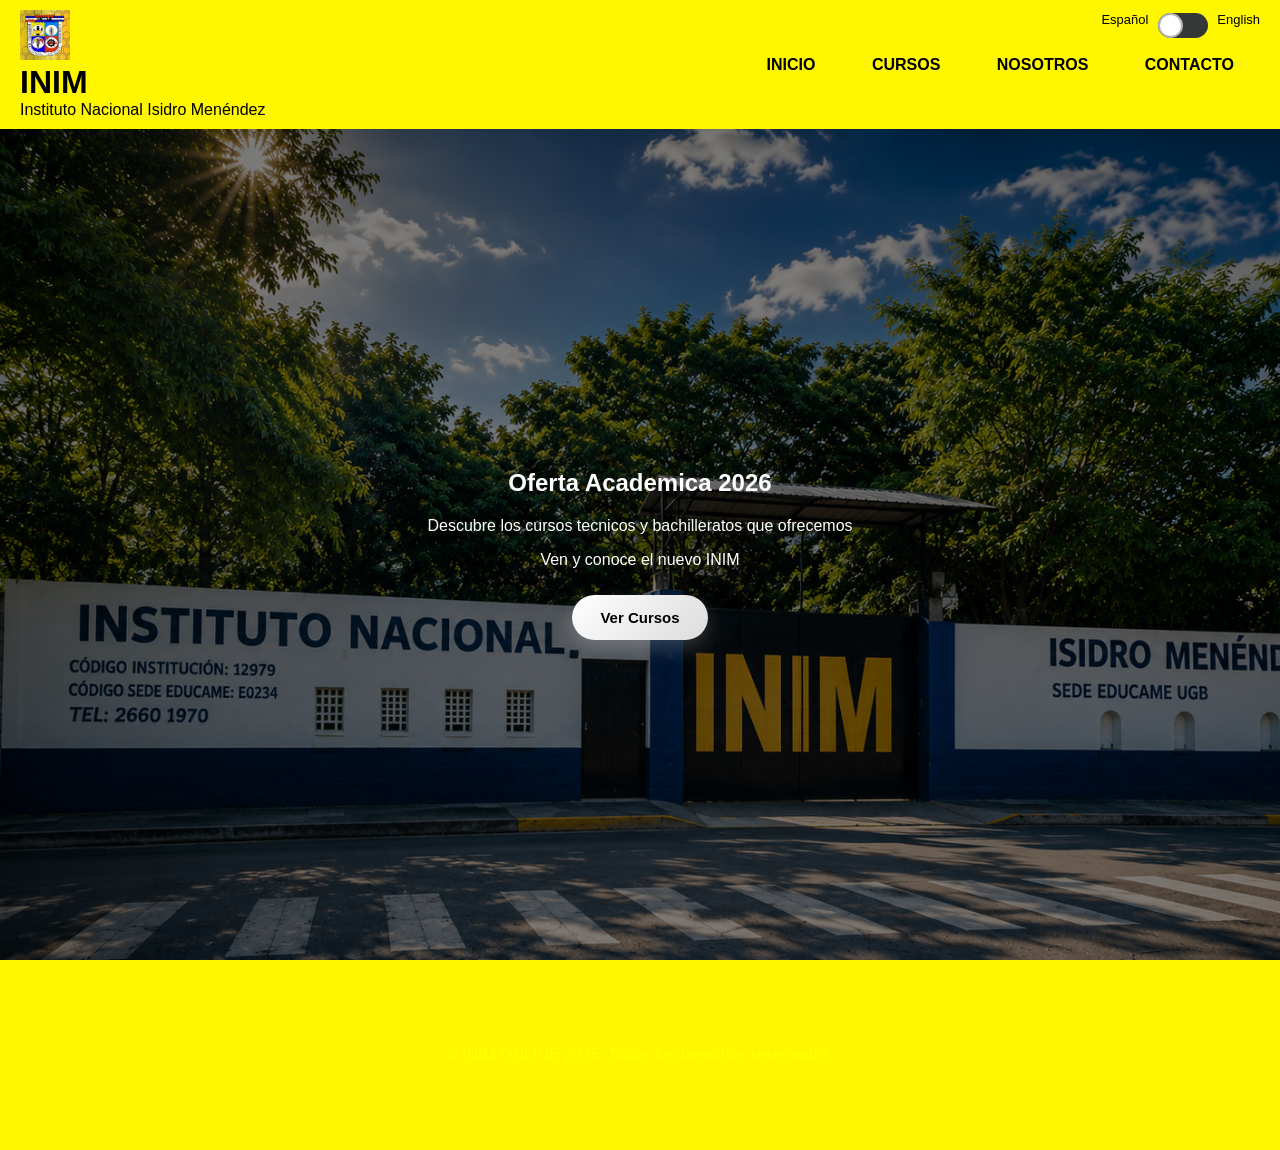
<file: index.html>
<!DOCTYPE html>
<html lang="es">

<head>
    <meta charset="UTF-8">
    <meta name="viewport" content="width=device-width, initial-scale=1.0">

    <title>INIM San Miguel - Inicio</title>

    <link rel="stylesheet" href="./styles.css">
</head>

<body>

    <header class="header">

        <!-- SELECTOR DE IDIOMA -->
        <div class="lenguaje">
            <span class="esp">Español</span>

            <input type="checkbox" class="check">

            <span class="en">English</span>
        </div>


        <!-- LOGO -->
        <div class="logo">

            <img src="./IMAGENES/INIM.npg.jpeg" alt="Logo INIM">

            <div class="logo-text">
                <h1 data-key="inicio">INIM</h1>
                <p>Instituto Nacional Isidro Menéndez</p>
            </div>

        </div>


        <!-- MENÚ -->
        <nav class="nav">

            <a href="./index.html" data-key="inicio">
                Inicio
            </a>

            <a href="./Cursos.html" data-key="cursos">
                Cursos
            </a>

            <a href="./Nosotros.html" data-key="nosotros">
                Nosotros
            </a>

            <a href="./Contacto.html" data-key="contacto">
                Contacto
            </a>

        </nav>

    </header>


    <!-- HERO -->
    <section class="hero">

        <h2 data-key="oferta">
            Oferta Academica 2026
        </h2>

        <p data-key="descubre">
            Descubre los cursos tecnicos y bachilleratos que ofrecemos
        </p>

        <p data-key="nuevo">
            Ven y conoce el nuevo INIM
        </p>

        <a href="./Cursos.html" class="btn" data-key="botonCursos">
            Ver Cursos
        </a>

    </section>


    <script src="./Js/traductor.js"></script>


    <footer>
        <p>
            &copy; INIM ONLINE 2025. Todos los derechos reservados.
        </p>
    </footer>

</body>

</html>
</file>
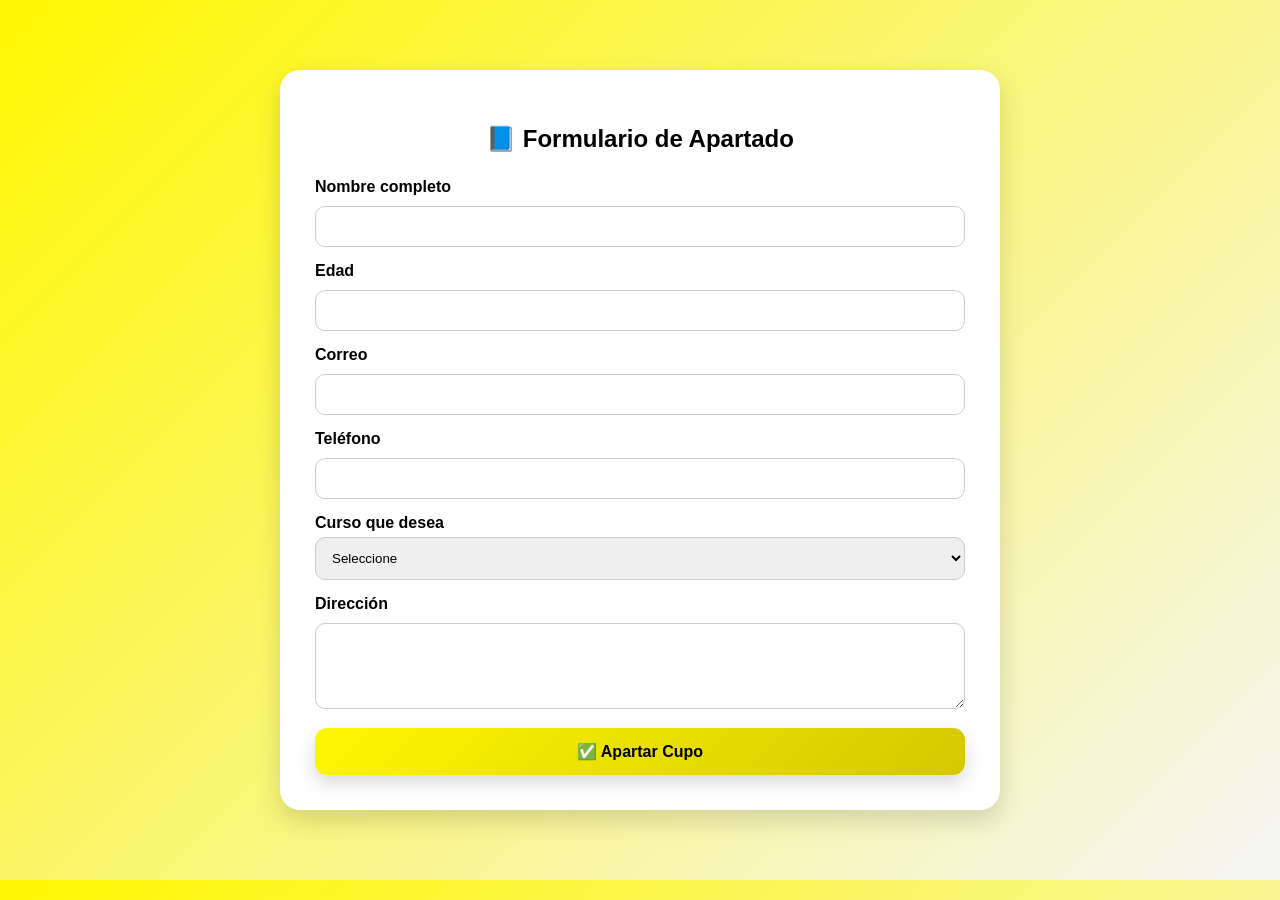
<file: apartado.html>
<!DOCTYPE html>
<html lang="es">
<head>
<meta charset="UTF-8">
<meta name="viewport" content="width=device-width, initial-scale=1.0">
<title>Apartado de Cupo</title>
<link rel="stylesheet" href="./styles.css">

<style>
body{
    font-family: Arial, sans-serif;
    background: linear-gradient(135deg, #fff700, #f5f5f5);
    margin: 0;
    padding: 20px;
}

.formulario-apartado{
    max-width: 650px;
    margin: 50px auto;
    background: white;
    padding: 35px;
    border-radius: 20px;
    box-shadow: 0 10px 25px rgba(0,0,0,0.15);
}

.formulario-apartado h2{
    text-align: center;
    margin-bottom: 25px;
}

.formulario-apartado label{
    font-weight: bold;
    display: block;
    margin-bottom: 5px;
}

.formulario-apartado input,
.formulario-apartado select,
.formulario-apartado textarea{
    width: 100%;
    padding: 12px;
    margin-bottom: 15px;
    border-radius: 10px;
    border: 1px solid #ccc;
    box-sizing: border-box;
}

.formulario-apartado button{
    width: 100%;
    padding: 14px;
    border: none;
    border-radius: 12px;
    background: linear-gradient(135deg, #fff700, #d4c800);
    color: black;
    font-size: 16px;
    font-weight: bold;
    cursor: pointer;
    transition: 0.3s;
}

.formulario-apartado button:hover{
    transform: translateY(-2px);
}
</style>
</head>
<body>

<div class="formulario-apartado">
    <h2>📘 Formulario de Apartado</h2>

    <form action="https://formsubmit.co/rogerguzman786@gmail.com" method="POST">
        
        <!-- CONFIGURACIÓN FORM -->
        <input type="hidden" name="_captcha" value="false">
        <input type="hidden" name="_subject" value="Nuevo Apartado de Cupo - INIM">
        <input type="hidden" name="_template" value="table">

        <label>Nombre completo</label>
        <input type="text" name="nombre" required>

        <label>Edad</label>
        <input type="number" name="edad" required>

        <label>Correo</label>
        <input type="email" name="correo" required>

        <label>Teléfono</label>
        <input type="tel" name="telefono" required pattern="[0-9]{8}">

        <label>Curso que desea</label>
        <select name="curso" required>
            <option value="">Seleccione</option>
            <option>Bachillerato General</option>
            <option>Bachillerato Técnico Contable</option>
            <option>Atención Primaria en Salud</option>
            <option>Técnico en Electricidad</option>
            <option>Desarrollo en Software</option>
            <option>Logística y Aduanas</option>
            <option>Mecánica Automotriz</option>
            <option>Mecánica Industrial</option>
        </select>

        <label>Dirección</label>
        <textarea name="direccion" rows="4"></textarea>

        <button type="submit">✅ Apartar Cupo</button>
    </form>
</div>

</body>
</html>
</file>
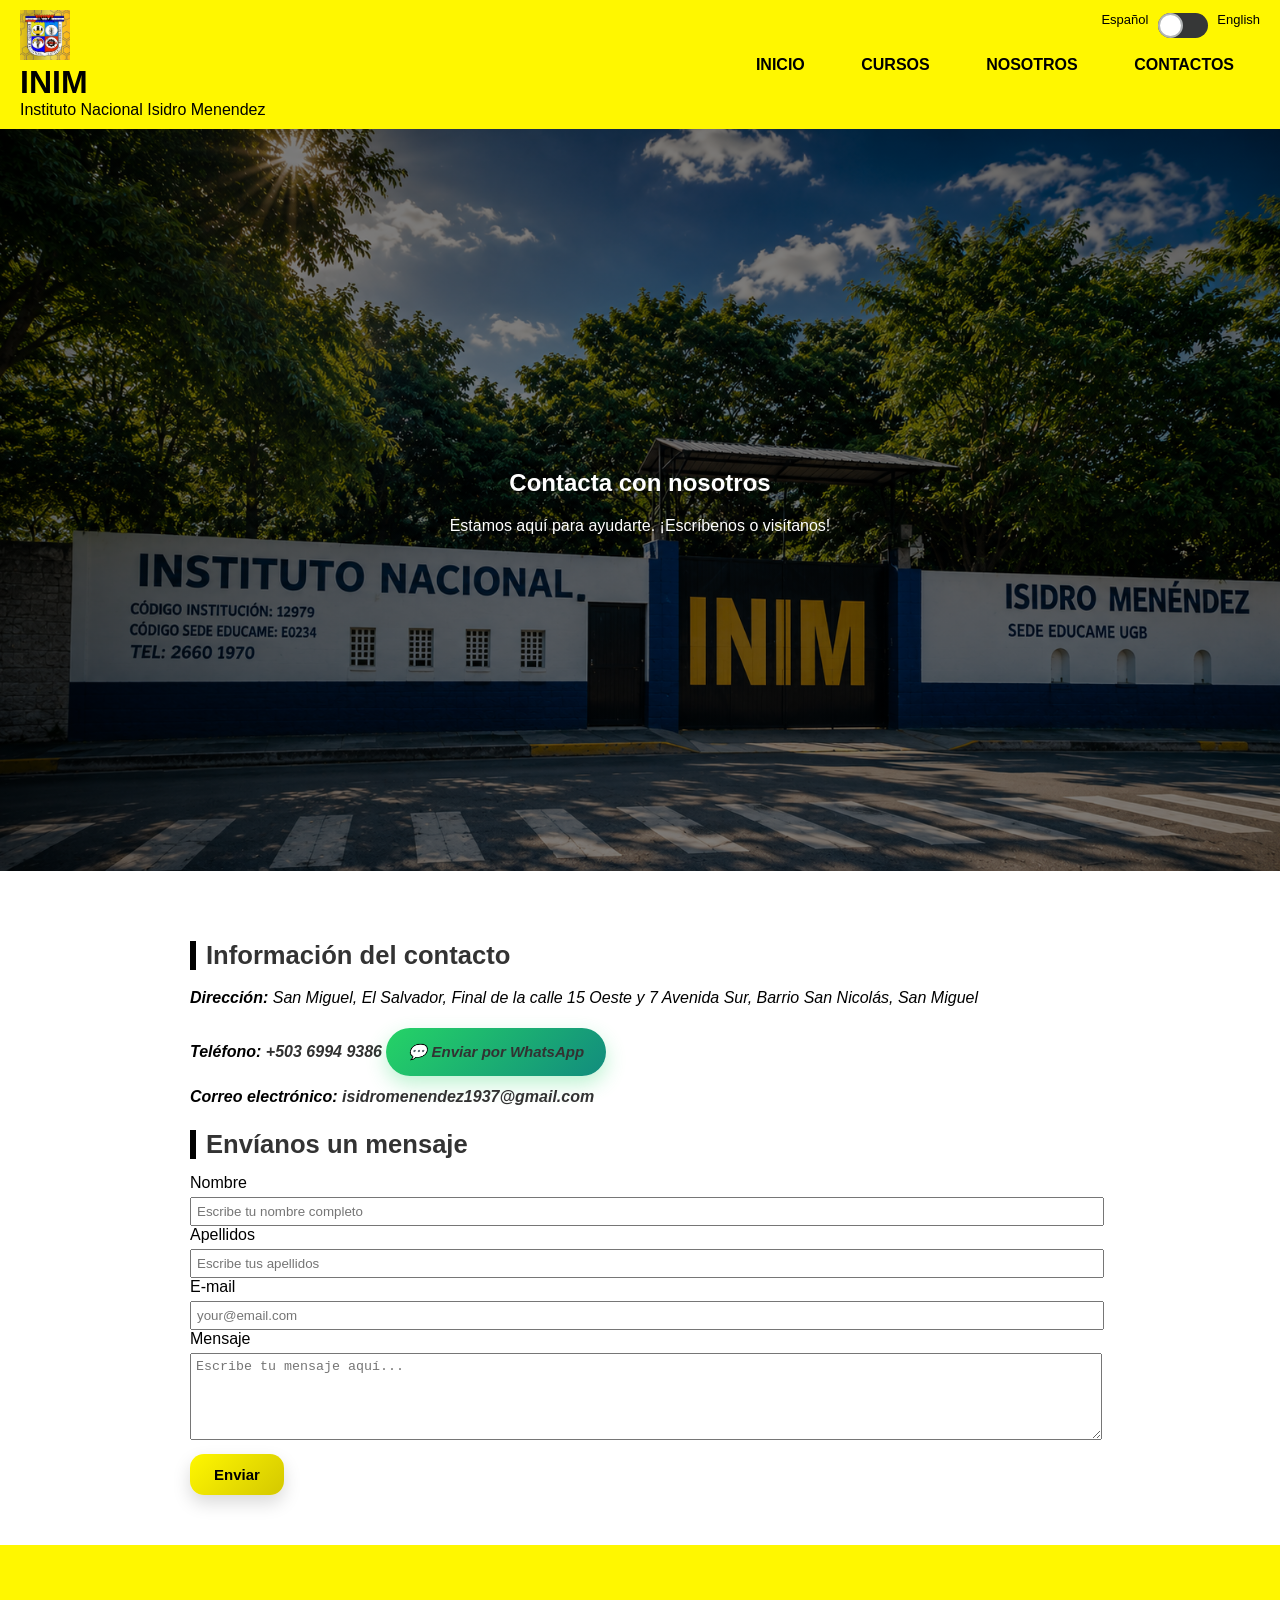
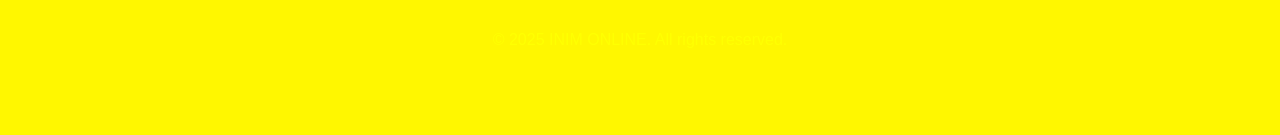
<file: Contacto.html>
<!DOCTYPE html>
<html lang="es">
<head>
  <meta charset="UTF-8">
  <meta name="viewport" content="width=device-width, initial-scale=1.0">
  <title>INIM San Miguel - Contact</title>
  <link rel="stylesheet" href="./styles.css">
</head>
<body>
  <div class="lenguaje">
        <span class="esp">Español</span>
        <input type="checkbox" class="check">
        <span class="en">English</span>
    </div>
  <header class="header">
    <div class="logo">
      <img src="./IMAGENES/INIM.npg.jpeg" alt="Logo INIM">
      <div class="logo-text">
        <h1 data-key="inicio">INIM</h1>
        <p>Instituto Nacional Isidro Menendez</p>
      </div>
    </div>
    <nav class="nav">
      <a href="./index.html" data-key="inicio">inicio</a>
      <a href="./Cursos.html" data-key="cursos">Cursos</a>
      <a href="./Nosotros.html" data-key="nosotros">Nosotros</a>
      <a href="./Contacto.html" data-key="contacto">Contactos</a>
    </nav>
  </header>

  <section class="hero">
    <h2 data-key="contactoTitulo">Contacta con nosotros</h2>
    <p data-key="contactoTexto">Estamos aquí para ayudarte.
      ¡Escríbenos o visítanos!</p>
  </section>

  <main class="contact">
    <section class="contact-info-section">
      <h2 class="section-title" data-key="infoContacto">Información del contacto</h2>
      <address class="contact-info">
        <p><strong data-key="direccionLabel">Dirección:</strong>
          <span data-key="direccion">San Miguel, El Salvador, Final de la calle 15 Oeste y 7
            Avenida Sur, Barrio San Nicolás, San Miguel</span>
        </p>
        <p><strong data-key="telefonoLabel">Teléfono:</strong>
          <a href="tel:+50300000000" data-key="telefono">+503 6994 9386</a>
        <a href="https://wa.me/50369949386?text=Hola%20quiero%20informaci%C3%B3n" 
   target="_blank" 
   rel="noopener noreferrer"
   class="whatsapp-btn">
   💬 Enviar por WhatsApp
</a>
        </p>
        <p><strong data-key="correoLabel">Correo electrónico:</strong>
          <a href="mailto:isidromenendez1937@gmail.com" data-key="correo">isidromenendez1937@gmail.com</a>
        </p>
      </address>
    </section>

    <section class="contact-form-section">
      <h2 class="section-title" data-key="envianosMensaje">Envíanos un mensaje</h2>
      <form id="formRegister">
        <div class="form-group">
          <label for="nombre" data-key="nombreLabel">Nombre</label>
          <input type="text" id="nombre" name="nombre" placeholder="Escribe tu nombre completo" autocomplete="name" required>
        </div>

        <div class="form-group">
          <label for="apellidos" data-key="apellidosLabel">Apellidos</label>
          <input type="text" id="apellidos" name="apellidos" placeholder="Escribe tus apellidos" autocomplete="family-name" required>
        </div>

        <div class="form-group">
          <label for="email" data-key="emailLabel">E-mail</label>
          <input type="email" id="email" name="email" placeholder="your@email.com" autocomplete="email" required>
        </div>

        <div class="form-group">
          <label for="mensaje" data-key="mensajeLabel">Mensaje</label>
          <textarea id="mensaje" name="mensaje" rows="5" placeholder="Escribe tu mensaje aquí..." required></textarea>
        </div>

        <button type="submit" class="btn" data-key="btnEnviar">Enviar</button>
      </form>
    </section>
  </main>




    <footer>
    <p>&copy; 2025 INIM ONLINE. All rights reserved.</p>
  </footer>
  
  <script src="./Js/traductor.js"></script>
</body>
</html>
</file>
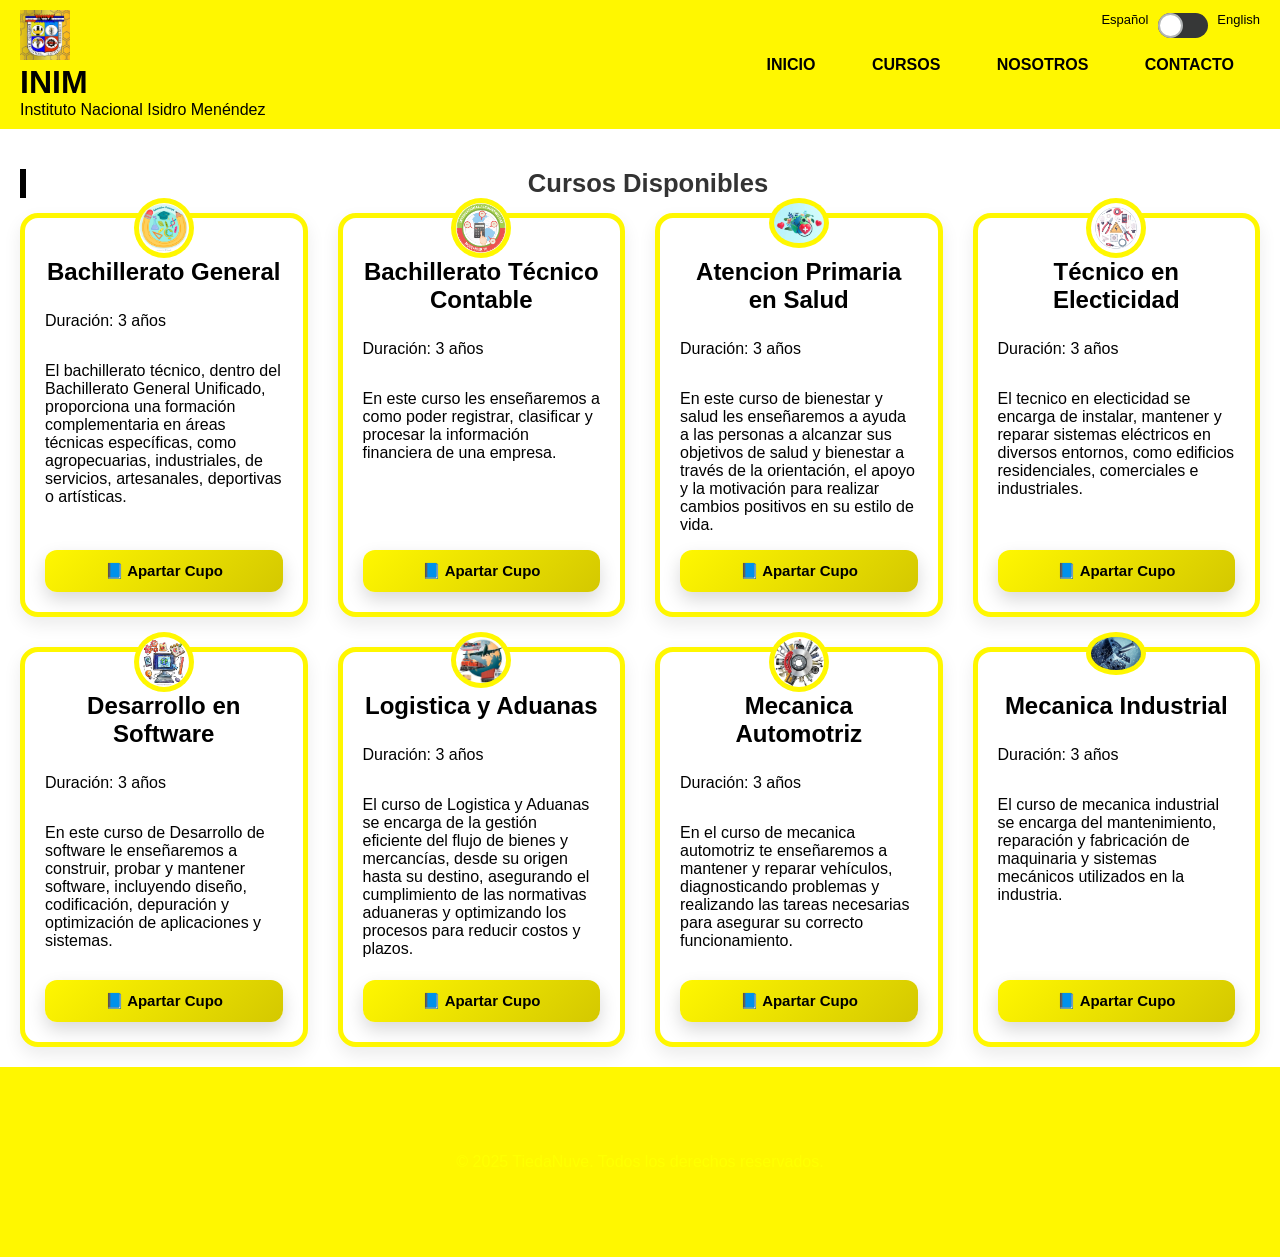
<file: Cursos.html>
<!DOCTYPE html>
<html lang="es">
<head>
  <meta charset="UTF-8">
  <meta name="viewport" content="width=device-width, initial-scale=1.0">
  <title>INIM San Miguel - Cursos</title>
  <link rel="stylesheet" href="./styles.css">
</head>
<body>
  <div class="lenguaje">
        <span class="esp">Español</span>
        <input type="checkbox" class="check">
        <span class="en">English</span>
    </div>
  <header class="header">
    <div class="logo">
      <img src="./IMAGENES/INIM.npg.jpeg" alt="Logo INIM">
      <div class="logo-text">
        <h1 data-key="inicio">INIM</h1>
        <p>Instituto Nacional Isidro Menéndez</p>
      </div>
    </div>
    <nav class="nav">
      <a href="./index.html" data-key="inicio">Inicio</a>
      <a href="./Cursos.html" data-key="cursos">Cursos</a>
      <a href="./Nosotros.html" data-key="nosotros">Nosotros</a>
      <a href="./Contacto.html" data-key="contacto">Contacto</a>
    </nav>
  </header>



<main class="courses">
  <center>
  <h2 class="section-title">Cursos Disponibles</h2></center>
  <div class="course-grid">
    <div class="course-card">
      <div class="course-title-wrapper">
        <img src="./IMAGENES/General.npg.jpg" alt="Icono Bachillerato" class="course-icon">
        <h2>Bachillerato General</h2>
      </div>
      <p>Duración: 3 años</p>
      <p>El bachillerato técnico, dentro del Bachillerato General Unificado, proporciona una formación complementaria en áreas técnicas específicas, como agropecuarias, industriales, de servicios, artesanales, deportivas o artísticas.</p>
      <a href="./apartado.html" class="btn">📘 Apartar Cupo</a>
    </div>

    <div class="course-card">
      <div class="course-title-wrapper">
        <img src="./IMAGENES/contador.npg.jpg" alt="Icono Contable" class="course-icon">
        <h2>Bachillerato Técnico Contable</h2>
      </div>
      <p>Duración: 3 años</p>
      <p>En este curso les enseñaremos a como poder registrar, clasificar y procesar la información financiera de una empresa.</p>
      <a href="./apartado.html" class="btn">📘 Apartar Cupo</a>
    </div>

    <div class="course-card">
      <div class="course-title-wrapper">
        <img src="./IMAGENES/salud.npg.jpg" alt="Icono Salud" class="course-icon">
        <h2>Atencion Primaria en Salud</h2>
      </div>
      <p>Duración: 3 años</p>
      <p>En este curso de bienestar y salud les enseñaremos a ayuda a las personas a alcanzar sus objetivos de salud y bienestar a través de la orientación, el apoyo y la motivación para realizar cambios positivos en su estilo de vida.</p>
      <a href="./apartado.html" class="btn">📘 Apartar Cupo</a>
    </div>

    <div class="course-card">
      <div class="course-title-wrapper">
        <img src="./IMAGENES/Electricidad.npg.jpg" alt="Icono Electricidad" class="course-icon">
        <h2>Técnico en Electicidad</h2>
      </div>
      <p>Duración: 3 años</p>
      <p>El tecnico en electicidad se encarga de instalar, mantener y reparar sistemas eléctricos en diversos entornos, como edificios residenciales, comerciales e industriales.</p>
      <a href="./apartado.html" class="btn">📘 Apartar Cupo</a>
    </div>

    <div class="course-card">
      <div class="course-title-wrapper">
        <img src="./IMAGENES/Software.npg.jpg" alt="Icono Software" class="course-icon">
        <h2>Desarrollo en Software</h2>
      </div>
      <p>Duración: 3 años</p>
      <p>En este curso de Desarrollo de software le enseñaremos a construir, probar y mantener software, incluyendo diseño, codificación, depuración y optimización de aplicaciones y sistemas.</p>
      <a href="./apartado.html" class="btn">📘 Apartar Cupo</a>
    </div>

    <div class="course-card">
      <div class="course-title-wrapper">
        <img src="./IMAGENES/Logistica.npg.jpg" alt="Icono Logística" class="course-icon">
        <h2>Logistica y Aduanas</h2>
      </div>
      <p>Duración: 3 años</p>
      <p>El curso de Logistica y Aduanas se encarga de la gestión eficiente del flujo de bienes y mercancías, desde su origen hasta su destino, asegurando el cumplimiento de las normativas aduaneras y optimizando los procesos para reducir costos y plazos.</p>
      <a href="./apartado.html" class="btn">📘 Apartar Cupo</a>
    </div>

    <div class="course-card">
      <div class="course-title-wrapper">
        <img src="./IMAGENES/Autimotriz.npg.jpg" alt="Icono Mecánica Automotriz" class="course-icon">
        <h2>Mecanica Automotriz</h2>
      </div>
      <p>Duración: 3 años</p>
      <p>En el curso de mecanica automotriz te enseñaremos a mantener y reparar vehículos, diagnosticando problemas y realizando las tareas necesarias para asegurar su correcto funcionamiento.</p>
      <a href="./apartado.html" class="btn">📘 Apartar Cupo</a>
    </div>

    <div class="course-card">
      <div class="course-title-wrapper">
        <img src="./IMAGENES/Mecanica_industrial.npg.jpg" alt="Icono Mecánica Industrial" class="course-icon">
        <h2>Mecanica Industrial</h2>
      </div>
      <p>Duración: 3 años</p>
      <p>El curso de mecanica industrial se encarga del mantenimiento, reparación y fabricación de maquinaria y sistemas mecánicos utilizados en la industria.</p>
      <a href="./apartado.html" class="btn">📘 Apartar Cupo</a>
    </div>
  </div>
</main>



  <footer>
    <p>&copy; 2025 TiedaNuve. Todos los derechos reservados.</p>
  </footer>
  
  <script src="./Js/traductor.js"></script>

</body>
</html>
</file>
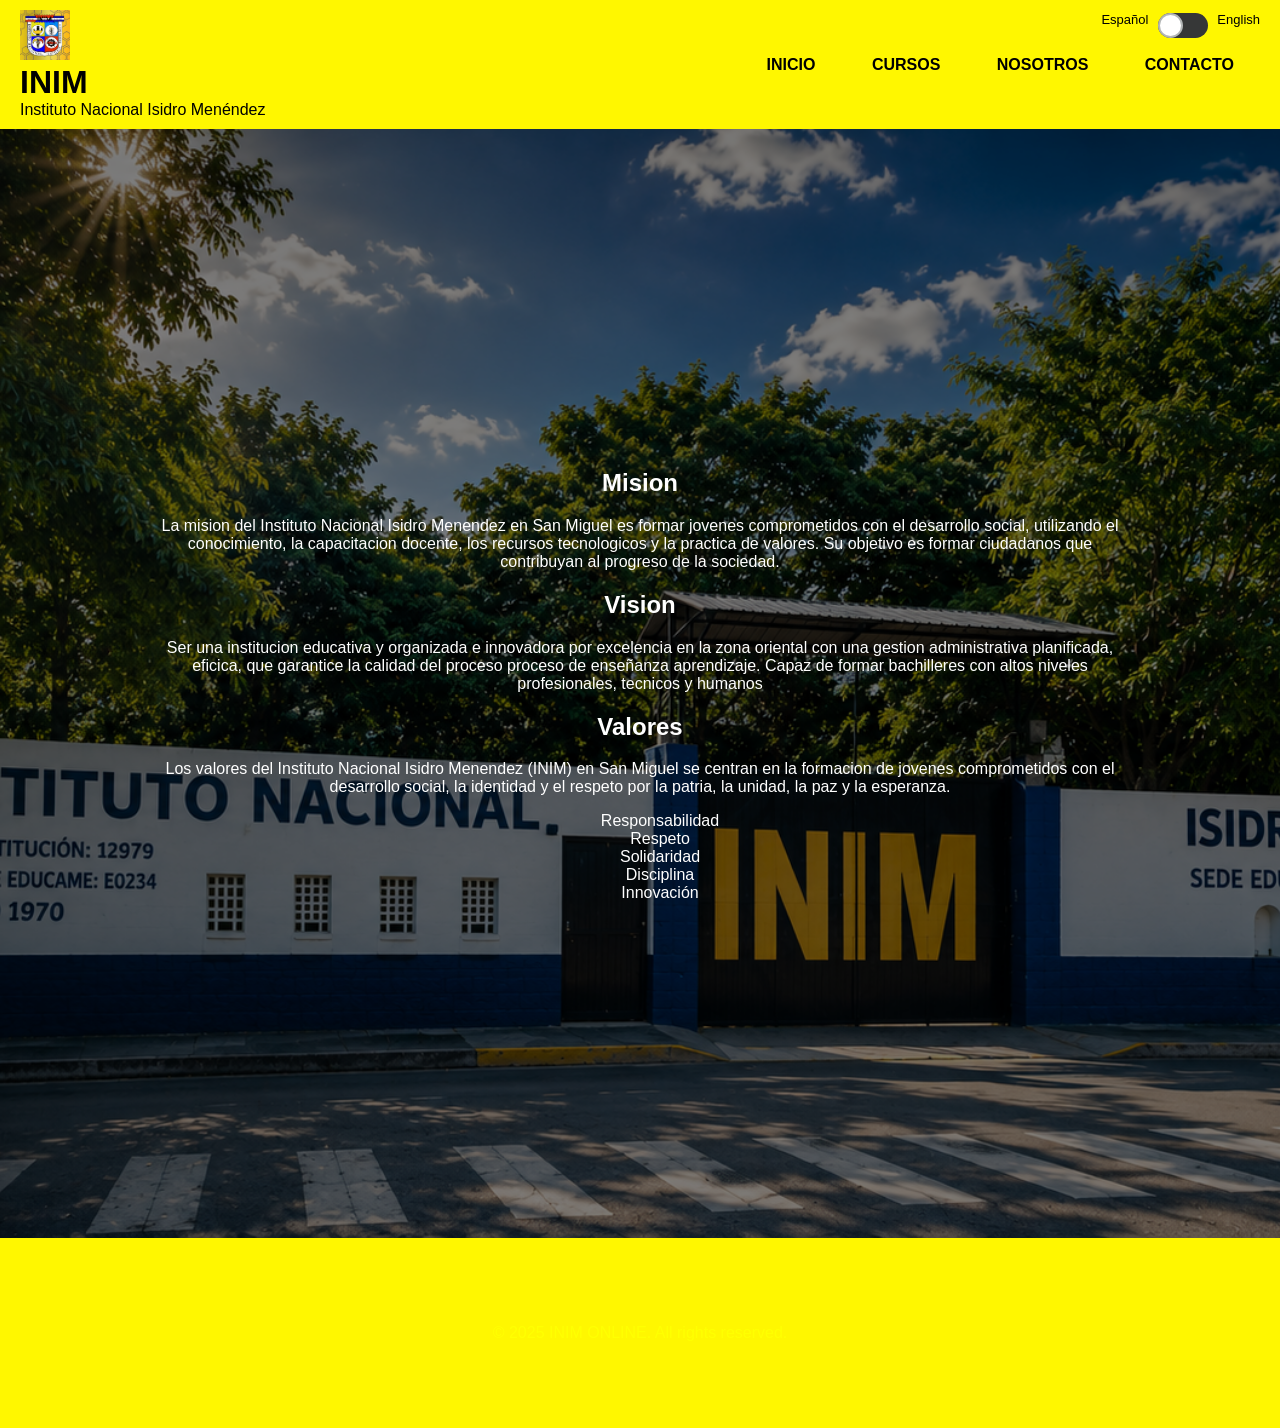
<file: Nosotros.html>
<!DOCTYPE html>
<html lang="es">
<head>
  <meta charset="UTF-8">
  <meta name="viewport" content="width=device-width, initial-scale=1.0">
  <title>INIM San Miguel - Nosotros</title>
  <link rel="stylesheet" href="./styles.css">
</head>
<body>
  <div class="lenguaje">
        <span class="esp">Español</span>
        <input type="checkbox" class="check">
        <span class="en">English</span>
    </div>
  <header class="header">
    <div class="logo">
      <img src="./IMAGENES/INIM.npg.jpeg" alt="Logo INIM">
      <div class="logo-text">
        <h1 data-key="inicio">INIM</h1>
        <p>Instituto Nacional Isidro Menéndez</p>
      </div>
    </div>
    <nav class="nav">
      <a href="./index.html" data-key="inicio">Inicio</a>
      <a href="./Cursos.html" data-key="cursos">Cursos</a>
      <a href="./Nosotros.html" data-key="nosotros">Nosotros</a>
      <a href="./Contacto.html" data-key="contacto">Contacto</a>
    </nav>
  </header>

  <section class="hero">
    <h2 data-key="mision">Mision</h2>
    <p data-key="misionTexto">La mision del Instituto Nacional Isidro Menendez en San Miguel
      es formar jovenes comprometidos con el desarrollo social, utilizando el conocimiento,
      la capacitacion docente, los recursos tecnologicos y la practica de valores. Su objetivo es formar
      ciudadanos que contribuyan al progreso de la sociedad. </p>

    <h2 data-key="vision">Vision</h2>
    <p data-key="visionTexto">Ser una institucion educativa y organizada e innovadora por excelencia 
      en la zona oriental con una gestion administrativa planificada, eficica, que garantice la calidad
    del proceso proceso de enseñanza aprendizaje. Capaz de formar bachilleres con altos niveles profesionales,
    tecnicos y humanos
    </p>

    <h2 data-key="valores">Valores</h2>
    <p data-key="valoresTexto">Los valores del Instituto Nacional Isidro Menendez (INIM) en San Miguel
      se centran en la formacion de jovenes comprometidos con el desarrollo social, la identidad y el respeto
    por la patria, la unidad, la paz y la esperanza. 
    <ul>
  <li>Responsabilidad</li>
  <li>Respeto</li>
  <li>Solidaridad</li>
  <li>Disciplina</li>
  <li>Innovación</li>
  </ul>
</p>
  </section>


    <footer>
    <p>&copy; 2025 INIM ONLINE. All rights reserved.</p>
  </footer>
  
  <script src="./Js/traductor.js"></script>

</body>
</html>
</file>
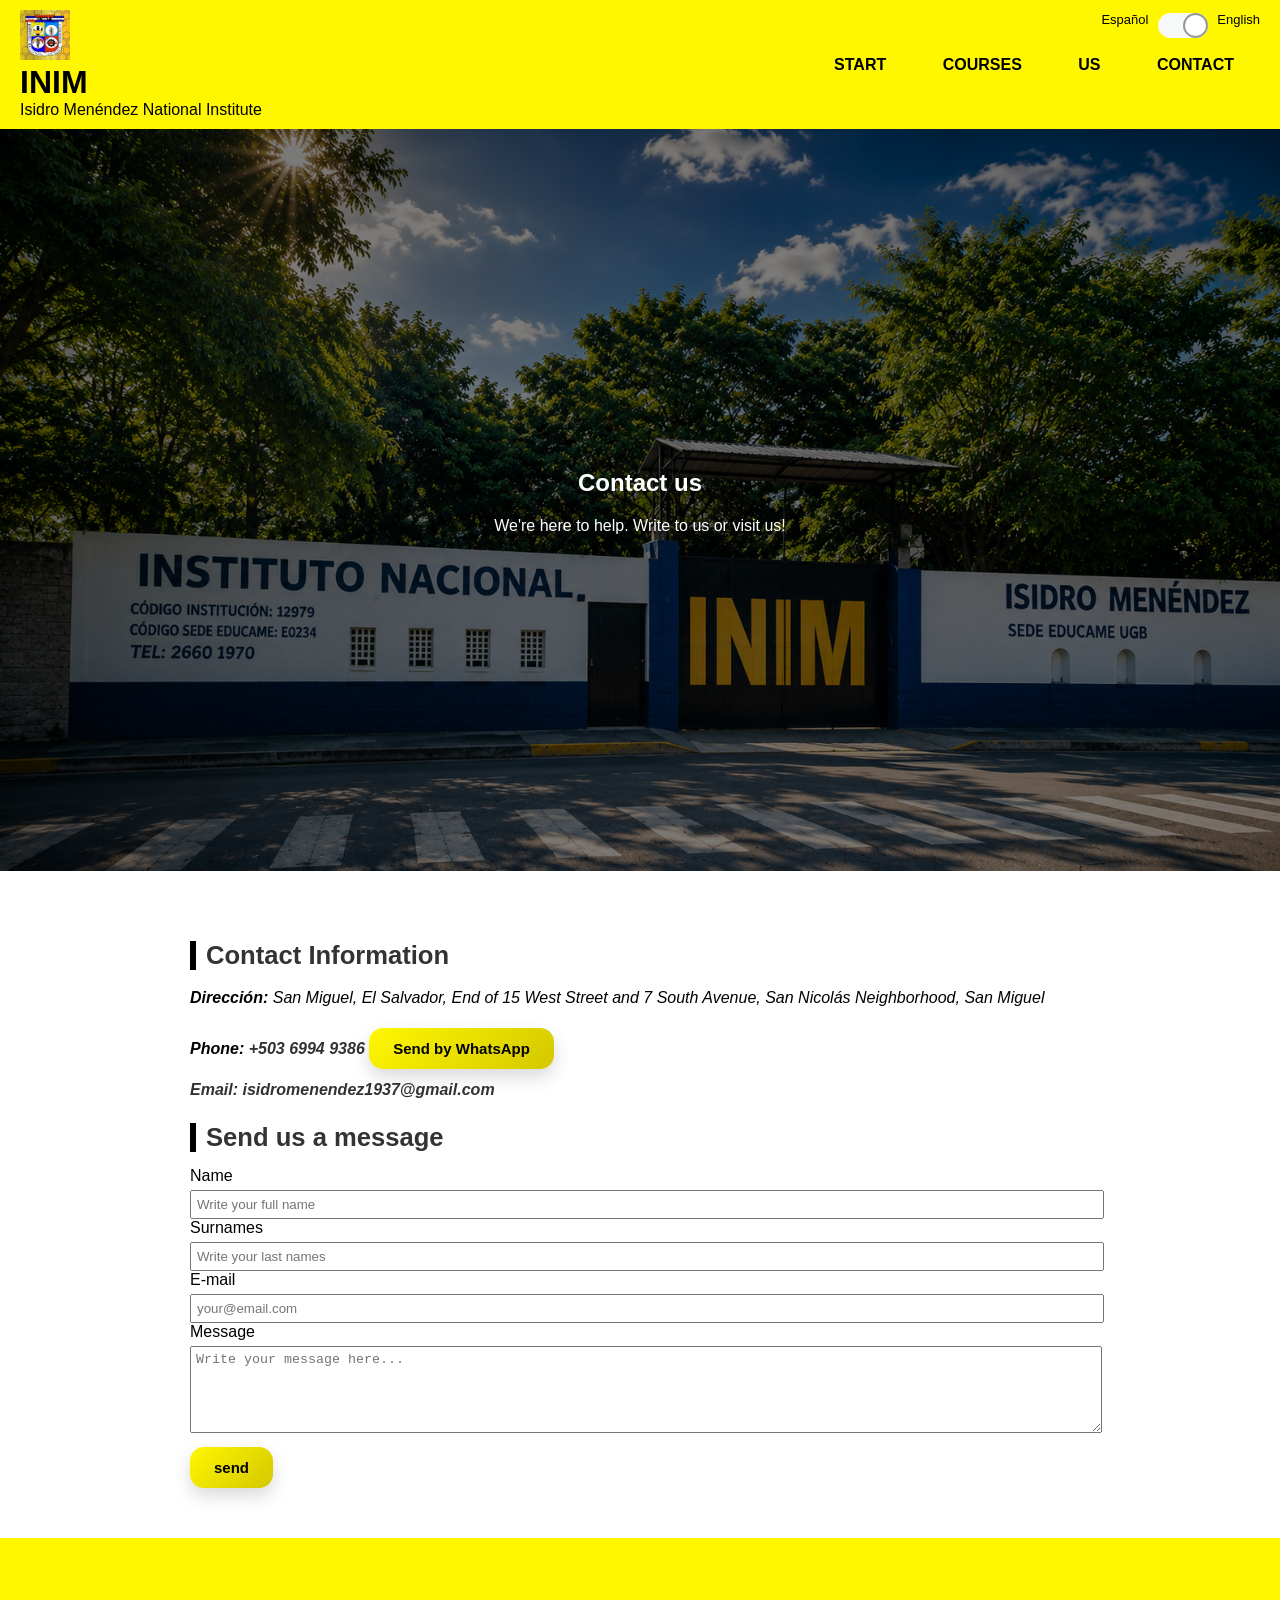
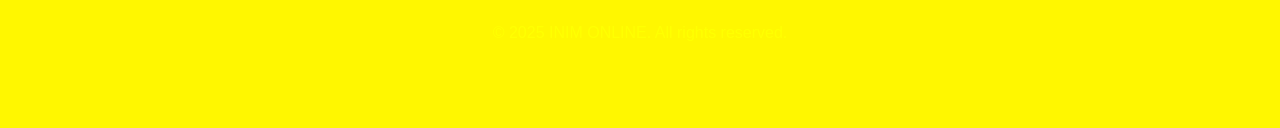
<file: en/Contacto.html>
<!DOCTYPE html>
<html lang="es">
<head>
  <meta charset="UTF-8">
  <meta name="viewport" content="width=device-width, initial-scale=1.0">
  <title>INIM San Miguel - Contact</title>
  <link rel="stylesheet" href="../styles.css">
</head>
<body>
  <div class="lenguaje">
        <span class="esp">Español</span>
        <input type="checkbox" class="check" checked>
        <span class="en">English</span>
    </div>
  <header class="header">
    <div class="logo">
      <img src="../IMAGENES/INIM.npg.jpeg" alt="Logo INIM">
      <div class="logo-text">
        <h1 data-key="inicio">INIM</h1>
        <p>Isidro Menéndez National Institute</p>
      </div>
    </div>
    <nav class="nav">
      <a href="./index.html" data-key="inicio">Start</a>
      <a href="./Cursos.html" data-key="cursos">Courses</a>
      <a href="./Nosotros.html" data-key="nosotros">Us</a>
      <a href="./Contacto.html" data-key="contacto">Contact</a>
    </nav>
  </header>

  <section class="hero">
    <h2 data-key="contactoTitulo">Contact us</h2>
    <p data-key="contactoTexto">We're here to help. Write to us or visit us!</p>
  </section>

  <main class="contact">
    <section class="contact-info-section">
      <h2 class="section-title" data-key="infoContacto">Contact Information</h2>
      <address class="contact-info">
        <p><strong data-key="direccionLabel">Dirección:</strong>
          <span data-key="direccion">San Miguel, El Salvador, End of 15 West Street and 7
            South Avenue, San Nicolás Neighborhood, San Miguel</span>
        </p>
        <p><strong data-key="telefonoLabel">Phone:</strong>
          <a href="tel:+50300000000" data-key="telefono">+503 6994 9386</a>
          <a href="https://wa.me/69949386?text=Hola%20quiero%20informaci%C3%B3n" target="_blank" rel="noopener noreferrer">
            <button>Send by WhatsApp</button>
        </p>
        <p><strong data-key="correoLabel">Email:</strong>
          <a href="mailto:isidromenendez1937@gmail.com" data-key="correo">isidromenendez1937@gmail.com</a>
        </p>
      </address>
    </section>

    <section class="contact-form-section">
      <h2 class="section-title" data-key="envianosMensaje">Send us a message</h2>
      <form id="formRegister">
        <div class="form-group">
          <label for="nombre" data-key="nombreLabel">Name</label>
          <input type="text" id="nombre" name="nombre" placeholder="Write your full name" autocomplete="name" required>
        </div>

        <div class="form-group">
          <label for="apellidos" data-key="apellidosLabel">Surnames</label>
          <input type="text" id="apellidos" name="apellidos" placeholder="Write your last names" autocomplete="family-name" required>
        </div>

        <div class="form-group">
          <label for="email" data-key="emailLabel">E-mail</label>
          <input type="email" id="email" name="email" placeholder="your@email.com" autocomplete="email" required>
        </div>

        <div class="form-group">
          <label for="mensaje" data-key="mensajeLabel">Message</label>
          <textarea id="mensaje" name="mensaje" rows="5" placeholder="Write your message here..." required></textarea>
        </div>

        <button type="submit" class="btn" data-key="btnEnviar">send</button>
      </form>
    </section>
  </main>




    <footer>
    <p>&copy; 2025 INIM ONLINE. All rights reserved.</p>
  </footer>
  
  <script src="../Js/traductor.js"></script>
</body>
</html>
</file>
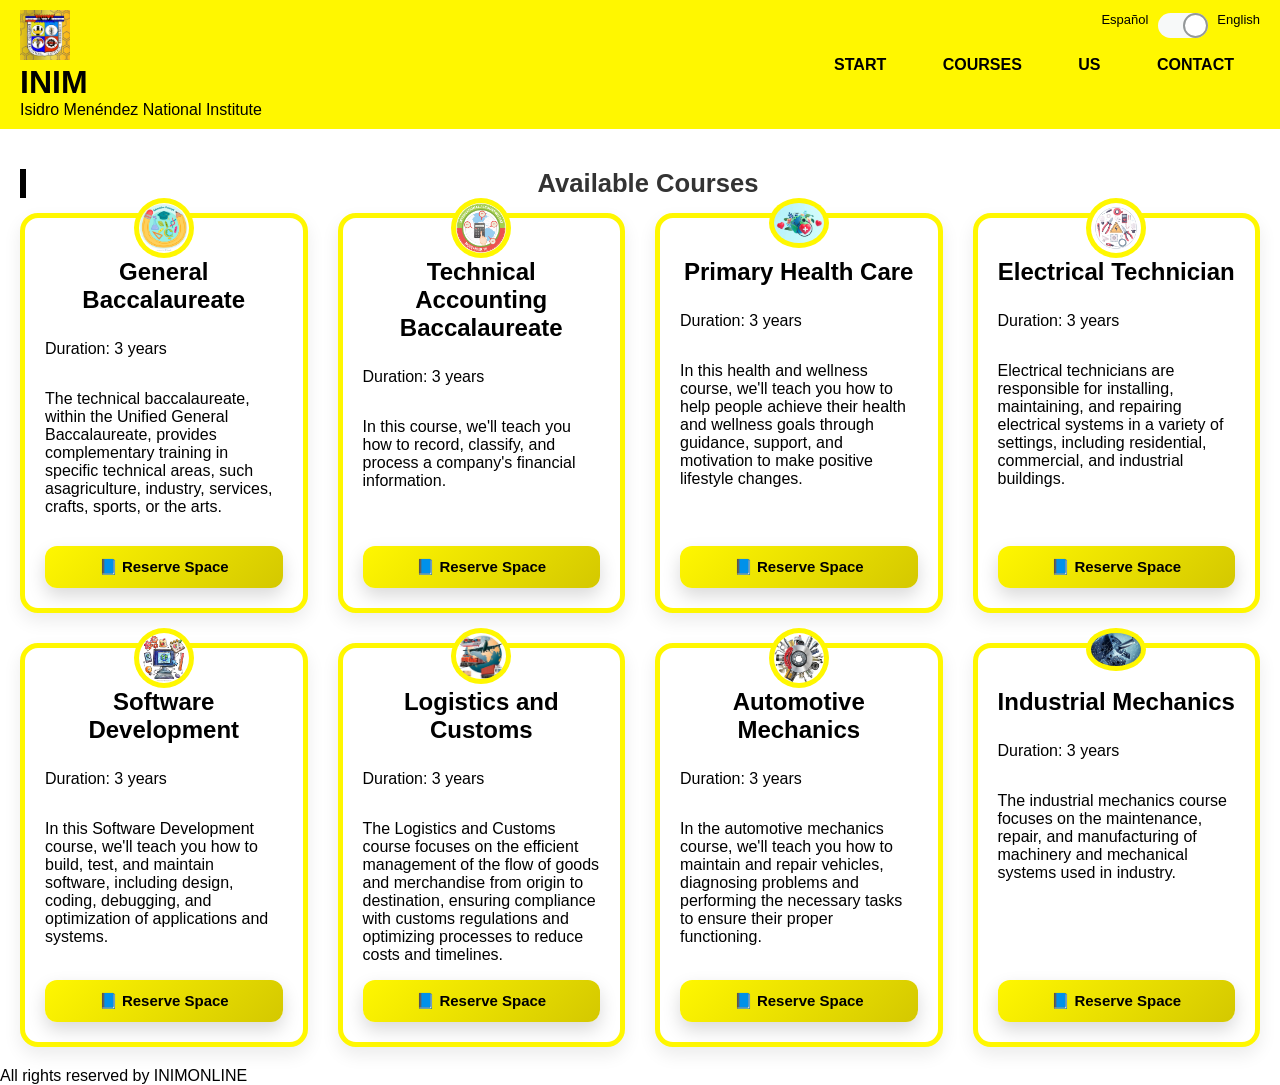
<file: en/Cursos.html>
<!DOCTYPE html>
<html lang="es">
<head>
  <meta charset="UTF-8">
  <meta name="viewport" content="width=device-width, initial-scale=1.0">
  <title>INIM San Miguel - Cursos</title>
  <link rel="stylesheet" href="../styles.css">
</head>
<body>
  <div class="lenguaje">
        <span class="esp">Español</span>
        <input type="checkbox" class="check" checked>
        <span class="en">English</span>
    </div>
  <header class="header">
    <div class="logo">
      <img src="../IMAGENES/INIM.npg.jpeg" alt="Logo INIM">
      <div class="logo-text">
        <h1 data-key="inicio">INIM</h1>
        <p>Isidro Menéndez National Institute</p>
      </div>
    </div>
    <nav class="nav">
      <a href="./index.html" data-key="inicio">Start</a>
      <a href="./Cursos.html" data-key="cursos">Courses</a>
      <a href="./Nosotros.html" data-key="nosotros">Us</a>
      <a href="./Contacto.html" data-key="contacto">Contact</a>
    </nav>
  </header>



<main class="courses">
    <center>
  <h2 class="section-title">Available Courses</h2></center>
  <div class="course-grid">
    <div class="course-card">
      <div class="course-title-wrapper">
        <img src="../IMAGENES/General.npg.jpg" alt="Icono Bachillerato" class="course-icon">
        <h2>General Baccalaureate</h2>
      </div>
      <p>Duration: 3 years</p>
      <p>The technical baccalaureate, within the Unified General Baccalaureate, provides complementary
        training in specific technical areas, such asagriculture, industry, services, crafts, sports, or the arts.</p>
        <a href="./apartado.html" class="btn">📘 Reserve Space</a>
    </div>

    <div class="course-card">
      <div class="course-title-wrapper">
        <img src="../IMAGENES/contador.npg.jpg" alt="Icono Contable" class="course-icon">
        <h2>Technical Accounting Baccalaureate</h2>
      </div>
      <p>Duration: 3 years</p>
      <p>In this course, we'll teach you how to record,
        classify, and process a company's financial information.</p>
        <a href="./apartado.html" class="btn">📘 Reserve Space</a>
    </div>

    <div class="course-card">
      <div class="course-title-wrapper">
        <img src="../IMAGENES/salud.npg.jpg" alt="Icono Salud" class="course-icon">
        <h2>Primary Health Care</h2>
      </div>
      <p>Duration: 3 years</p>
      <p>In this health and wellness course, we'll teach you how to help people achieve their health and wellness goals through guidance,
        support, and motivation to make positive lifestyle changes.</p>
         <a href="./apartado.html" class="btn">📘 Reserve Space</a>
    </div>

    <div class="course-card">
      <div class="course-title-wrapper">
        <img src="../IMAGENES/Electricidad.npg.jpg" alt="Icono Electricidad" class="course-icon">
        <h2>Electrical Technician</h2>
      </div>
      <p>Duration: 3 years</p>
      <p>Electrical technicians are responsible for installing, maintaining, and repairing electrical
        systems in a variety of settings, including residential, commercial, and industrial buildings.</p>
         <a href="./apartado.html" class="btn">📘 Reserve Space</a>
    </div>

    <div class="course-card">
      <div class="course-title-wrapper">
        <img src="../IMAGENES/Software.npg.jpg" alt="Icono Software" class="course-icon">
        <h2>Software Development</h2>
      </div>
      <p>Duration: 3 years</p>
      <p>In this Software Development course, we'll teach you how to build, test, and maintain
        software, including design, coding, debugging, and optimization of applications and systems.</p>
         <a href="./apartado.html" class="btn">📘 Reserve Space</a>
    </div>

    <div class="course-card">
      <div class="course-title-wrapper">
        <img src="../IMAGENES/Logistica.npg.jpg" alt="Icono Logística" class="course-icon">
        <h2>Logistics and Customs</h2>
      </div>
      <p>Duration: 3 years</p>
      <p>The Logistics and Customs course focuses on the efficient management of the flow of goods and merchandise from origin to destination,
        ensuring compliance with customs regulations and optimizing processes to reduce costs and timelines.</p>
         <a href="./apartado.html" class="btn">📘 Reserve Space</a>
    </div>

    <div class="course-card">
      <div class="course-title-wrapper">
        <img src="../IMAGENES/Autimotriz.npg.jpg" alt="Icono Mecánica Automotriz" class="course-icon">
        <h2>Automotive Mechanics</h2>
      </div>
      <p>Duration: 3 years</p>
      <p>In the automotive mechanics course, we'll teach you how to maintain and repair vehicles,
        diagnosing problems and performing the necessary tasks to ensure their proper functioning.</p>
         <a href="./apartado.html" class="btn">📘 Reserve Space</a>
    </div>

    <div class="course-card">
      <div class="course-title-wrapper">
        <img src="../IMAGENES/Mecanica_industrial.npg.jpg" alt="Icono Mecánica Industrial" class="course-icon">
        <h2>Industrial Mechanics</h2>
      </div>
      <p>Duration: 3 years</p>
      <p>The industrial mechanics course focuses on the maintenance, repair, and 
      manufacturing of machinery and mechanical systems used in industry.</p>
       <a href="./apartado.html" class="btn">📘 Reserve Space</a>
    </div>
  </div>
</main>



<div class="pie">
  All rights reserved by INIMONLINE
</div>

  <script src="../Js/traductor.js"></script>
</body>
</html>
</file>
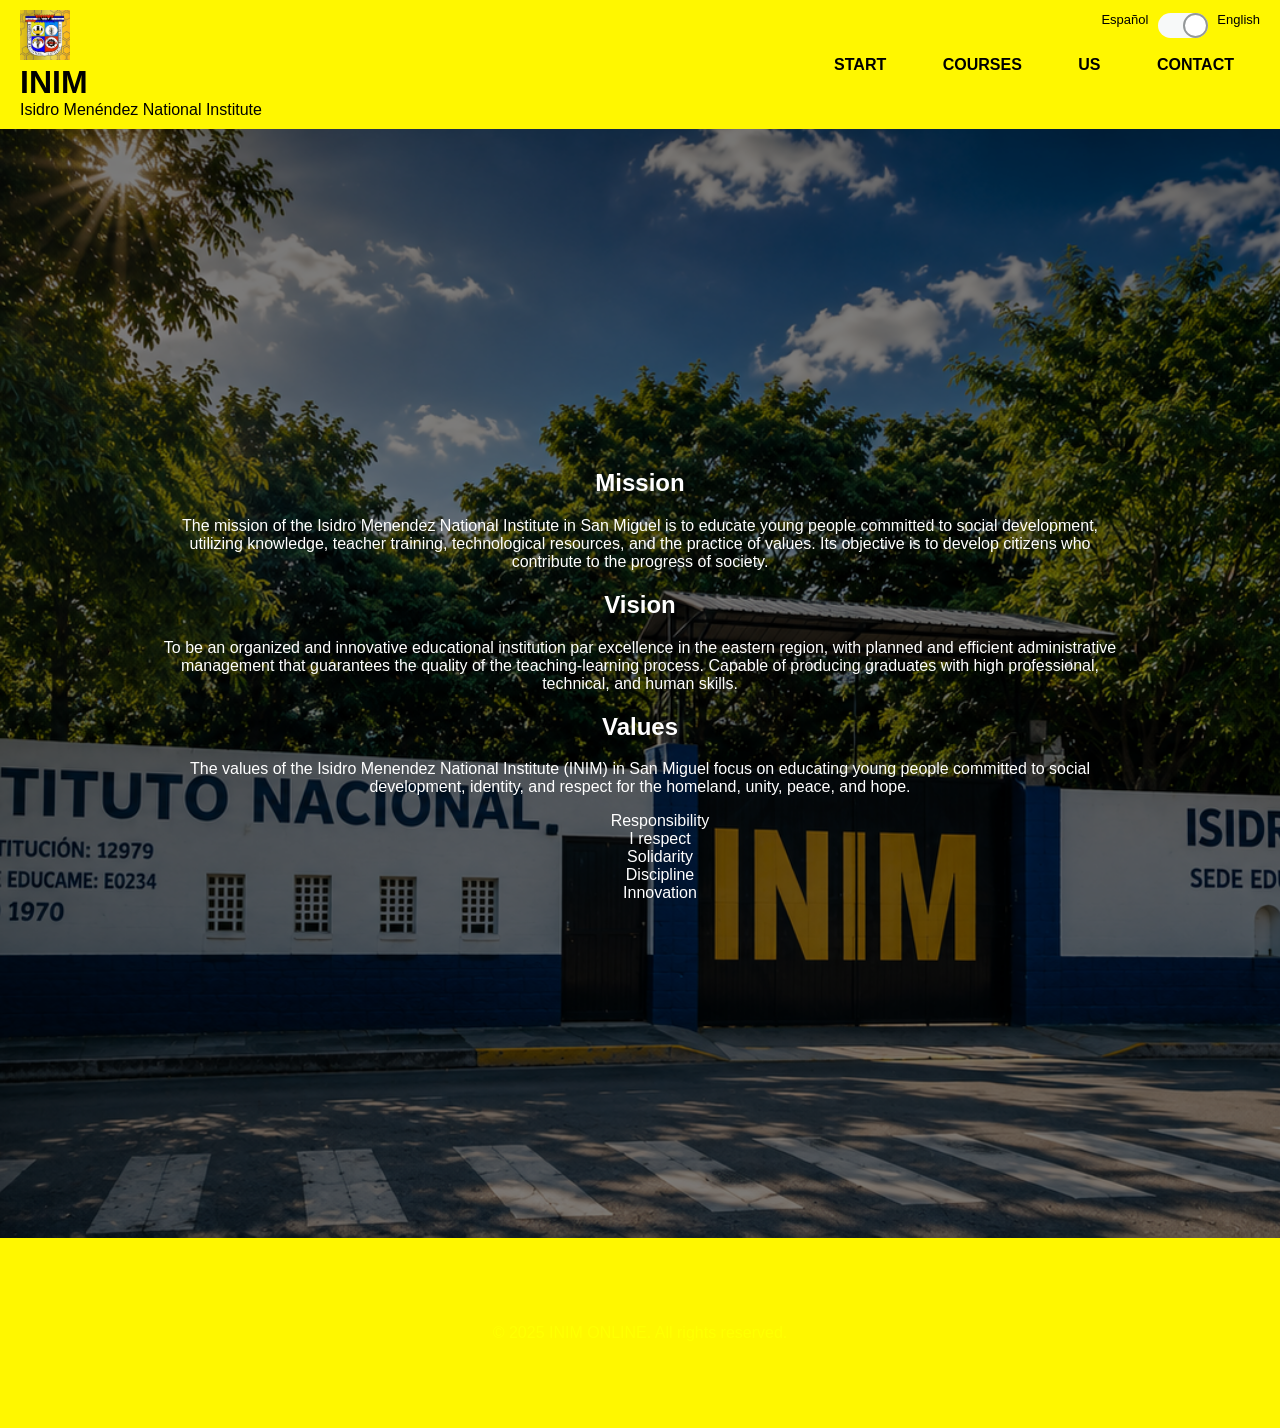
<file: en/Nosotros.html>
<!DOCTYPE html>
<html lang="es">
<head>
  <meta charset="UTF-8">
  <meta name="viewport" content="width=device-width, initial-scale=1.0">
  <title>INIM San Miguel - About Us</title>
  <link rel="stylesheet" href="../styles.css">
</head>
<body>
    <div class="lenguaje">
        <span class="esp">Español</span>
        <input type="checkbox" class="check" checked>
        <span class="en">English</span>
    </div>
  <header class="header">
    <div class="logo">
      <img src="../IMAGENES/INIM.npg.jpeg" alt="Logo INIM">
      <div class="logo-text">
        <h1 data-key="inicio">INIM</h1>
        <p>Isidro Menéndez National Institute</p>
      </div>
    </div>
    <nav class="nav">
      <a href="./index.html" data-key="inicio">Start</a>
      <a href="./Cursos.html" data-key="cursos">Courses</a>
      <a href="./Nosotros.html" data-key="nosotros">Us</a>
      <a href="./Contacto.html" data-key="contacto">Contact</a>
    </nav>
  </header>

  <section class="hero">
    <h2 data-key="mision">Mission</h2>
    <p data-key="misionTexto">The mission of the Isidro Menendez National Institute in San Miguel
is to educate young people committed to social development, utilizing knowledge,
teacher training, technological resources, and the practice of values. Its objective is to develop
citizens who contribute to the progress of society.</p>

    <h2 data-key="vision">Vision</h2>
    <p data-key="visionTexto">To be an organized and innovative educational institution par excellence
in the eastern region, with planned and efficient administrative management that guarantees the quality
of the teaching-learning process. Capable of producing graduates with high professional, technical, and human skills.
    </p>

    <h2 data-key="valores">Values</h2>
    <p data-key="valoresTexto">The values ​​of the Isidro Menendez National Institute (INIM) in San Miguel
focus on educating young people committed to social development, identity, and respect
for the homeland, unity, peace, and hope.
    <ul>
  <li>Responsibility</li>
  <li>I respect</li>
  <li>Solidarity</li>
  <li>Discipline</li>
  <li>Innovation</li>
  </ul>
</p>
  </section>

 
    <footer>
    <p>&copy; 2025 INIM ONLINE. All rights reserved.</p>
  </footer>

  <script src="../Js/traductor.js"></script>
</body>
</html>
</file>
<file: styles.css>
body {
  font-family: Arial, sans-serif;
  margin: 0;
  padding: 0;
}

.header {
  display: flex;
  justify-content: space-between;
  align-items: center;
  background-color: #fff700;
  color: rgb(0, 0, 0);
  padding: 10px 20px;
}

.lenguaje {
    position: absolute;
    top: 10px;
    right: 20px;

    display: flex;
    align-items: center;
    gap: 6px;

    font-size: 13px;
    z-index: 100;
}
.en{
    color: #000000;
}
.es{
    color: #000000;
}

.check{
    position: relative;
    width: 50px;
}

.check:before{
    content:"";
    position: absolute;
    width: 50px;
    height: 25px;
    background: #363737;
    border-radius: 25px;
}

.check:after{
    content: '';
    position: absolute;
    width: 25px;
    height: 25px;
    background: #fff;
    border-radius: 25px;
    transition: 0.25;
    border: 2px solid #b3b6b6;
    box-sizing: border-box;
}

.check:checked:after{
    left: 25px;
    border: 2px solid #949899;
}

.check:checked:before{
    background: #f7f9f9;
}

.logo img {
  height: 50px;
}

.logo-text h1, .logo-text p {
  margin: 0;
}

.nav a {
  color: rgb(0, 0, 0);
  text-decoration: none;
  margin: 0 10px;
}

.nav button {
  margin-left: 10px;
  padding: 5px 10px;
}

.hero {
  text-align: center;
  padding: 50px 20px;
  background-color: #425a7f;
}

.btn {
  display: inline-block;
  padding: 10px 20px;
  background-color: #fff700;
  color: rgb(0, 0, 0);
  text-decoration: none;
  margin-top: 10px;
}

.courses {
  padding: 20px;
}

.course-grid {
  display: grid;
  grid-template-columns: repeat(auto-fit, minmax(250px, 1fr));
  gap: 30px;
}

.course-card {
  border: 5px solid #fff700;
  padding: 10px;
  background-color: #ffffff;
  position: relative;

}
.course-title-wrapper {
  position: relative;
  display: flex;
  align-items: center;
  justify-content: center;
  margin-bottom: 10px;
  
}

.course-icon {
  position: absolute;
  top: -40px;
  left: 50%;
  transform: translateX(-50%);
  width: 50px;
  height: auto;
  z-index: 10;
  background-color: #fff700;
  border-radius: 100%;
  padding: 5px;
}

.course-title-wrapper h2 {
  margin: 0;
  padding-top: 20px;
  text-align: center;
}

ul{
  list-style-type: none;
}

.contact {
  padding: 50px 20px;
  max-width: 900px;
  margin: 0 auto;
}

.contact button {
  background: #3d4aff;
  color: rgb(0, 0, 0);
  border: none;
  padding: 10px 20px;
  margin-top: 10px;
  border-radius: 5px;
  cursor: pointer;
}

.section-title {
  font-size: 1.6rem;
  color: #333;
  margin-bottom: 15px;
  border-left: 6px solid #000000;
  padding-left: 10px;
  font-weight: bold;
}


.contact-info p {
  margin: 8px 0;
  line-height: 1.6;
}

.contact-info a {
  color: #323232;
  text-decoration: none;
  font-weight: bold;
}
.telefonoLabel button:hover {
  background: greenyellow;
}

.contact-info a:hover {
  color: #7a7a7a;
  text-decoration: underline;
}


.section-title {
  margin-top: 20px;
}

form input, form textarea {
  width: 100%;
  padding: 5px;
  margin-top: 5px;
}


.hero {
    background: linear-gradient(rgba(0,0,0,0.5), rgba(0,0,0,0.5)),
        url(./IMAGENES/fondo.png) center/cover no-repeat;
    color: rgb(255, 255, 255);
    text-align: center;
    padding: 20rem 10rem;
}

footer {
  background: #fff700;
  color: yellow;
  text-align: center;
  padding: 70px;
}

.whatsapp-btn{
    display: inline-flex;
    align-items: center;
    gap: 10px;
    padding: 12px 22px;
    margin-top: 10px;
    background: linear-gradient(135deg, #25D366, #128C7E);
    color: white;
    text-decoration: none;
    font-size: 15px;
    font-weight: bold;
    border-radius: 50px;
    box-shadow: 0 8px 20px rgba(37, 211, 102, 0.3);
    transition: all 0.3s ease;
}

.whatsapp-btn:hover{
    transform: translateY(-3px);
    box-shadow: 0 12px 25px rgba(37, 211, 102, 0.4);
}

.whatsapp-btn:active{
    transform: scale(0.98);
}

 /* ===== BOTONES MODERNOS GENERALES ===== */
.btn,
.nav button,
.contact button,
button[type="submit"] {
  background: linear-gradient(135deg, #fff700, #d4c800);
  color: #000;
  border: none;
  padding: 12px 24px;
  border-radius: 14px;
  font-weight: bold;
  font-size: 15px;
  cursor: pointer;
  box-shadow: 0 8px 18px rgba(0,0,0,0.15);
  transition: all 0.3s ease;
}

.btn:hover,
.nav button:hover,
.contact button:hover,
button[type="submit"]:hover {
  transform: translateY(-3px);
  box-shadow: 0 12px 22px rgba(0,0,0,0.2);
  background: linear-gradient(135deg, #ffe600, #b8ae00);
}

.btn:active,
.nav button:active,
.contact button:active,
button[type="submit"]:active {
  transform: scale(0.97);
}

/* ===== MENÚ CON EFECTO DE LÍNEA ===== */

.nav a {
    position: relative;
    align-items: center;
    background-color: transparent;
    color: #000;
    cursor: pointer;
    display: inline-flex;

    font-family: Arial, sans-serif;
    font-size: 1rem;
    font-weight: 700;
    line-height: 1.5;

    text-decoration: none;
    text-transform: uppercase;

    border: 0;
    padding: 1rem;

    transition: all 0.3s ease;
}


/* Línea antes del texto */

.nav a:before {
    background-color: #000;
    content: "";

    display: inline-block;
    height: 2px;

    margin-right: 0;

    width: 0;

    transition: all .42s cubic-bezier(.25,.8,.25,1);
}


/* Efecto al pasar el mouse */

.nav a:hover:before {
    background-color: #000;
    width: 3rem;
    margin-right: 10px;
}

/* ===== BOTÓN DE CURSOS ===== */
.course-card .btn {
  width: 100%;
  text-align: center;
  border-radius: 12px;
  margin-top: 15px;
}

/* ===== BOTÓN HERO MÁS PREMIUM ===== */
.hero .btn {
  background: linear-gradient(135deg, #ffffff, #dcdcdc);
  color: #000;
  border-radius: 50px;
  padding: 14px 28px;
  box-shadow: 0 8px 20px rgba(255,255,255,0.2);
}

.hero .btn:hover {
  transform: scale(1.05);
}

.course-card{
    border: 5px solid #fff700;
    padding: 20px;
    background-color: #ffffff;
    position: relative;
    display: flex;
    flex-direction: column;
    justify-content: space-between;
    min-height: 350px;
    border-radius: 18px;
    box-shadow: 0 8px 18px rgba(0,0,0,0.08);
}

/* empuja el botón al final */
.course-card .btn{
    margin-top: auto;
    display: block;
    text-align: center;
    width: 100%;
    box-sizing: border-box;
}

/* =========================================
   📱💻 DISEÑO RESPONSIVE
   ========================================= */

/* ===== TABLETS ===== */

@media (max-width: 900px) {

    .header {
        padding: 15px;
    }

    .nav a {
        margin: 0 4px;
        padding: 7px 9px;
        font-size: 14px;
    }

    .hero {
        padding: 140px 30px;
        min-height: 500px;
        box-sizing: border-box;
    }

    .hero h2 {
        font-size: 34px;
    }

    .hero p {
        font-size: 17px;
    }

    .course-grid {
        grid-template-columns: repeat(2, 1fr);
        gap: 20px;
    }

}


/* =========================================
   📱 CELULARES
   ========================================= */

@media (max-width: 768px) {

    /* ===== GENERAL ===== */

    * {
        box-sizing: border-box;
    }

    body {
        width: 100%;
        margin: 0;
        overflow-x: hidden;
    }


    /* ===== IDIOMA ===== */

   .lenguaje {
    position: static;

    width: 100%;

    display: flex;
    justify-content: center;
    align-items: center;

    gap: 6px;

    padding: 8px 0;

    font-size: 13px;

    background-color: #fff700;
}

    /* ===== HEADER ===== */

    .header {
        display: flex;
        flex-direction: column;
        justify-content: center;
        align-items: center;
        width: 100%;
        text-align: center;
        padding: 15px 10px;
    }


    /* ===== LOGO ===== */

    .logo {
        display: flex;
        flex-direction: column;
        align-items: center;
        width: 100%;
    }

    .logo img {
        width: auto;
        height: 70px;
    }

    .logo-text h1 {
        font-size: 26px;
        margin: 5px 0;
    }

    .logo-text p {
        font-size: 12px;
        margin: 0;
    }


    /* ===== MENÚ ===== */

    .nav {
        display: flex;
        flex-direction: column;
        align-items: center;
        width: 100%;
        gap: 5px;
        margin-top: 15px;
    }

    .nav a {
        display: block;
        width: 90%;
        margin: 0;
        padding: 10px;
        text-align: center;
        font-size: 15px;
    }


    /* ===== HERO ===== */

    .hero {
        width: 100%;
        min-height: 65vh;

        padding: 80px 20px;

        display: flex;
        flex-direction: column;
        justify-content: center;
        align-items: center;

        text-align: center;

        background-position: center;
        background-size: cover;
        background-repeat: no-repeat;

        box-sizing: border-box;
    }


    .hero h2 {
        font-size: 29px;
        line-height: 1.2;
        margin: 0 0 15px 0;
    }

    .hero p {
        font-size: 16px;
        line-height: 1.5;
        max-width: 95%;
        margin: 8px 0;
    }


    /* ===== BOTÓN HERO ===== */

    .hero .btn {
        display: inline-block;
        padding: 12px 24px;
        font-size: 14px;
        margin-top: 18px;
        max-width: 90%;
    }


    /* ===== CURSOS ===== */

    .courses {
        width: 100%;
        padding: 30px 15px;
    }

    .course-grid {
        display: grid;
        grid-template-columns: 1fr;
        gap: 25px;
        width: 100%;
    }

    .course-card {
        width: 100%;
        min-height: 300px;
        padding: 20px 15px;
    }


    /* ===== TÍTULOS CURSOS ===== */

    .course-title-wrapper h2 {
        font-size: 20px;
    }

    .course-icon {
        width: 45px;
        top: -35px;
    }


    /* ===== CONTACTO ===== */

    .contact {
        width: 100%;
        max-width: 100%;
        padding: 35px 15px;
        box-sizing: border-box;
    }

    .section-title {
        font-size: 1.3rem;
    }

    .contact-info p {
        font-size: 14px;
        line-height: 1.5;
    }


    /* ===== FORMULARIOS ===== */

    form {
        width: 100%;
    }

    form input,
    form textarea {
        width: 100%;
        max-width: 100%;
        box-sizing: border-box;
        font-size: 15px;
    }


    /* ===== WHATSAPP ===== */

    .whatsapp-btn {
        max-width: 100%;
        justify-content: center;
        box-sizing: border-box;
    }


    /* ===== FOOTER ===== */

    footer {
        width: 100%;
        padding: 35px 15px;
        font-size: 12px;
        box-sizing: border-box;
    }

}


/* =========================================
   📱 TELÉFONOS PEQUEÑOS
   ========================================= */

@media (max-width: 480px) {

    /* ===== LOGO ===== */

    .logo img {
        height: 60px;
    }

    .logo-text h1 {
        font-size: 23px;
    }

    .logo-text p {
        font-size: 11px;
    }


    /* ===== MENÚ ===== */

    .nav a {
        width: 95%;
        padding: 9px;
        font-size: 14px;
    }


    /* ===== HERO ===== */

    .hero {
        min-height: 70vh;
        padding: 70px 15px;
        background-position: center center;
    }

    .hero h2 {
        font-size: 24px;
    }

    .hero p {
        font-size: 14px;
    }

    .hero .btn {
        font-size: 13px;
        padding: 11px 20px;
    }


    /* ===== CURSOS ===== */

    .course-card {
        padding: 15px;
        min-height: 280px;
    }

    .course-title-wrapper h2 {
        font-size: 18px;
    }


    /* ===== CONTACTO ===== */

    .contact {
        padding: 25px 12px;
    }


    /* ===== FOOTER ===== */

    footer {
        padding: 30px 10px;
        font-size: 11px;
    }

}

/* =========================================
   📱 HEADER PARA CELULAR
   ========================================= */

@media screen and (max-width: 768px) {

    /* Selector de idioma */
    .lenguaje {
        position: relative !important;
        top: auto !important;
        right: auto !important;
        left: auto !important;

        width: 100%;
        height: auto;

        display: flex !important;
        justify-content: center;
        align-items: center;

        gap: 6px;

        padding: 8px 0;

        background-color: #fff700;

        font-size: 14px;

        box-sizing: border-box;
    }


    /* HEADER */
    .header {
        position: relative;

        width: 100%;

        display: flex !important;
        flex-direction: column !important;

        justify-content: center !important;
        align-items: center !important;

        text-align: center;

        padding: 20px 10px;

        box-sizing: border-box;
    }


    /* LOGO */
    .logo {
        width: 100%;

        display: flex !important;
        flex-direction: column !important;

        justify-content: center;
        align-items: center;

        text-align: center;
    }


    .logo img {
        display: block;

        width: auto;
        height: 70px;

        margin: 0 auto 8px auto;
    }


    .logo-text {
        width: 100%;
        text-align: center;
    }


    .logo-text h1 {
        font-size: 28px;

        margin: 0 0 5px 0;
    }


    .logo-text p {
        font-size: 13px;

        margin: 0;

        line-height: 1.4;
    }


    /* MENÚ */
    .nav {
        width: 100%;

        display: flex !important;

        flex-direction: column !important;

        justify-content: center;
        align-items: center;

        gap: 5px;

        margin-top: 20px;
    }


    .nav a {
        display: block;

        width: 90%;

        margin: 0 !important;

        padding: 10px;

        text-align: center;

        font-size: 16px;

      /* =========================================
   💻 COMPUTADORA
   ========================================= */

@media (min-width: 769px) {

    .header {
        position: relative;
    }

    .lenguaje {
        position: absolute;
        top: 10px;
        right: 20px;

        display: flex;
        align-items: center;
        gap: 5px;

        z-index: 100;
    }

    .nav {
        margin-right: 180px;
    }

}


/* =========================================
   📱 CELULAR
   ========================================= */

@media (max-width: 768px) {

    .header {
        width: 100%;
        display: flex;
        flex-direction: column;
        align-items: center;

        padding: 15px 10px;

        box-sizing: border-box;
    }


    /* TRADUCTOR */

    .lenguaje {
        position: static;

        width: 100%;

        display: flex;
        justify-content: center;
        align-items: center;

        gap: 6px;

        padding: 8px 0;

        font-size: 13px;

        box-sizing: border-box;
    }


    /* LOGO */

    .logo {
        width: 100%;

        display: flex;
        flex-direction: column;

        align-items: center;
        text-align: center;

        margin-top: 10px;
    }


    .logo img {
        height: 70px;
        width: auto;
    }


    .logo-text h1 {
        font-size: 27px;
        margin: 5px 0;
    }


    .logo-text p {
        font-size: 13px;
        margin: 0;
    }


    /* MENÚ */

    .nav {
        width: 100%;

        display: flex;

        flex-direction: column;

        align-items: center;

        margin-top: 15px;

        gap: 5px;
    }


    .nav a {
        width: 90%;

        margin: 0 !important;

        padding: 10px;

        text-align: center;

        box-sizing: border-box;
    }

}
        box-sizing: border-box;
    }

}
</file>
